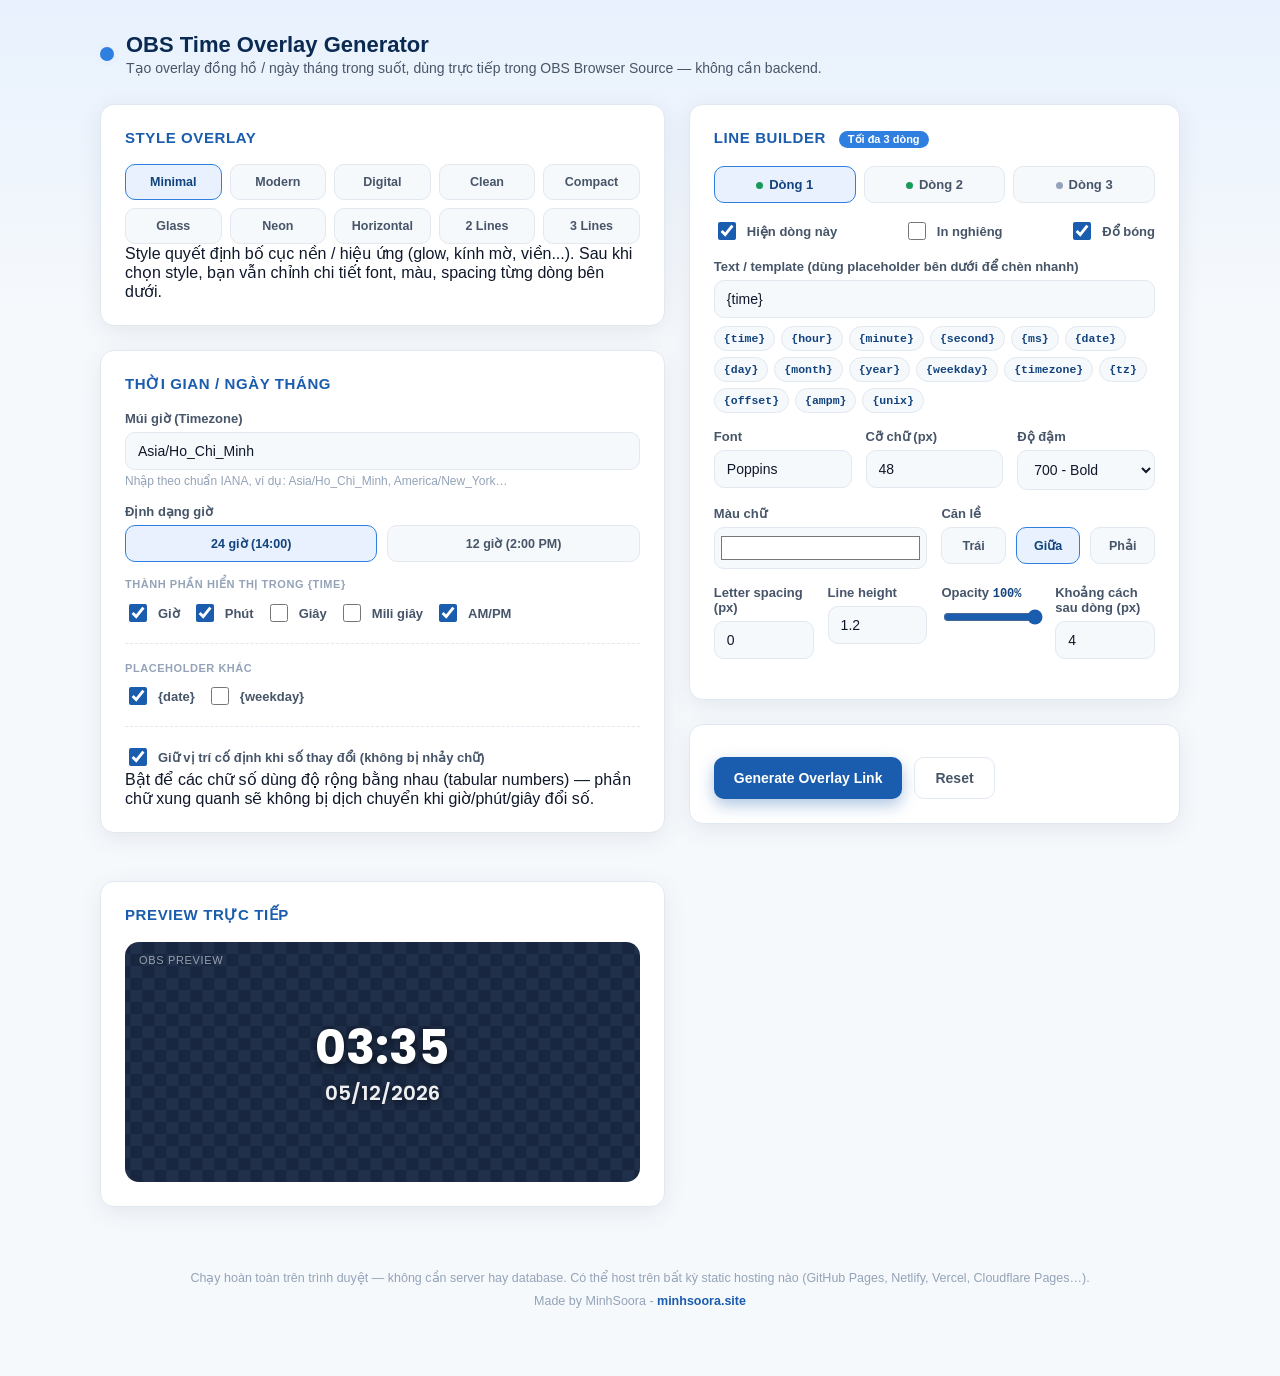
<file: index.html>
<!DOCTYPE html>
<html lang="vi">
<head>
<meta charset="UTF-8">
<meta name="viewport" content="width=device-width, initial-scale=1.0">
<title>Time Overlay Generator cho OBS</title>
<link rel="stylesheet" href="style.css">
</head>
<body class="config-page">
<div class="page-wrap">

  <div class="topbar">
    <div class="logo-dot"></div>
    <div>
      <h1>OBS Time Overlay Generator</h1>
      <p>Tạo overlay đồng hồ / ngày tháng trong suốt, dùng trực tiếp trong OBS Browser Source — không cần backend.</p>
    </div>
  </div>

  <div class="layout-grid">

    <!-- ============ LEFT: CONFIG FORM ============ -->
    <div>

      <div class="card">
        <h2>Style overlay</h2>
        <div class="style-choice" id="style-choice">
          <button type="button" class="choice-btn active" data-style="minimal">Minimal</button>
          <button type="button" class="choice-btn" data-style="modern">Modern</button>
          <button type="button" class="choice-btn" data-style="digital">Digital</button>
          <button type="button" class="choice-btn" data-style="clean">Clean</button>
          <button type="button" class="choice-btn" data-style="compact">Compact</button>
          <button type="button" class="choice-btn" data-style="glass">Glass</button>
          <button type="button" class="choice-btn" data-style="neon">Neon</button>
          <button type="button" class="choice-btn" data-style="horizontal">Horizontal</button>
          <button type="button" class="choice-btn" data-style="2lines">2 Lines</button>
          <button type="button" class="choice-btn" data-style="3lines">3 Lines</button>
        </div>
        <div class="hint">Style quyết định bố cục nền / hiệu ứng (glow, kính mờ, viền...). Sau khi chọn style, bạn vẫn chỉnh chi tiết font, màu, spacing từng dòng bên dưới.</div>
      </div>

      <div class="card">
        <h2>Thời gian / Ngày tháng</h2>

        <div class="field" id="field-timezone">
          <label for="input-timezone">Múi giờ (Timezone)</label>
          <input type="text" id="input-timezone" list="tz-list" value="Asia/Ho_Chi_Minh" autocomplete="off">
          <datalist id="tz-list">
            <option value="Asia/Ho_Chi_Minh">
            <option value="Asia/Bangkok">
            <option value="Asia/Singapore">
            <option value="Asia/Tokyo">
            <option value="Asia/Shanghai">
            <option value="Asia/Seoul">
            <option value="Asia/Kolkata">
            <option value="Asia/Dubai">
            <option value="Europe/London">
            <option value="Europe/Paris">
            <option value="Europe/Berlin">
            <option value="America/New_York">
            <option value="America/Los_Angeles">
            <option value="America/Chicago">
            <option value="Australia/Sydney">
            <option value="Pacific/Auckland">
            <option value="UTC">
          </datalist>
          <div class="error-msg">Múi giờ không hợp lệ. Ví dụ đúng: Asia/Ho_Chi_Minh</div>
          <div class="hint">Nhập theo chuẩn IANA, ví dụ: Asia/Ho_Chi_Minh, America/New_York…</div>
        </div>

        <div class="field">
          <label>Định dạng giờ</label>
          <div class="format-choice" id="tf-choice">
            <button type="button" class="choice-btn active" data-tf="24h">24 giờ (14:00)</button>
            <button type="button" class="choice-btn" data-tf="12h">12 giờ (2:00 PM)</button>
          </div>
        </div>

        <p class="mini-label">Thành phần hiển thị trong {time}</p>
        <div class="toggles-row">
          <label class="switch"><input type="checkbox" id="toggle-h" checked> Giờ</label>
          <label class="switch"><input type="checkbox" id="toggle-min" checked> Phút</label>
          <label class="switch"><input type="checkbox" id="toggle-sec"> Giây</label>
          <label class="switch"><input type="checkbox" id="toggle-ms"> Mili giây</label>
          <label class="switch"><input type="checkbox" id="toggle-ampm" checked> AM/PM</label>
        </div>

        <hr class="section-divider">

        <p class="mini-label">Placeholder khác</p>
        <div class="toggles-row">
          <label class="switch"><input type="checkbox" id="toggle-date" checked> {date}</label>
          <label class="switch"><input type="checkbox" id="toggle-wd"> {weekday}</label>
        </div>

        <hr class="section-divider">

        <label class="switch">
          <input type="checkbox" id="toggle-stable" checked>
          Giữ vị trí cố định khi số thay đổi (không bị nhảy chữ)
        </label>
        <div class="hint">Bật để các chữ số dùng độ rộng bằng nhau (tabular numbers) — phần chữ xung quanh sẽ không bị dịch chuyển khi giờ/phút/giây đổi số.</div>
      </div>

    </div>

    <!-- ============ MIDDLE: LINE BUILDER ============ -->
    <div>
      <div class="card">
        <h2>Line Builder <span class="badge">Tối đa 3 dòng</span></h2>

        <div class="line-tabs" id="line-tabs">
          <button type="button" class="line-tab active on" data-line="0"><span class="dot"></span>Dòng 1</button>
          <button type="button" class="line-tab on" data-line="1"><span class="dot"></span>Dòng 2</button>
          <button type="button" class="line-tab" data-line="2"><span class="dot"></span>Dòng 3</button>
        </div>

        <div id="line-panels"></div>
      </div>

      <div class="card">
        <div class="buttons-row">
          <button class="btn btn-primary" id="btn-generate">Generate Overlay Link</button>
          <button class="btn btn-ghost" id="btn-reset">Reset</button>
        </div>

        <div class="result-box" id="result-box" style="display:none;">
          <label>URL Overlay của bạn <span class="badge">Dán vào OBS</span></label>
          <div class="url-output">
            <input type="text" id="output-url" readonly>
            <button class="btn btn-secondary" id="btn-copy">Copy</button>
          </div>
          <div class="copy-feedback" id="copy-feedback">Đã copy vào clipboard!</div>

          <div class="instructions">
            <strong>Cách thêm vào OBS:</strong>
            <ol>
              <li>Trong OBS, ở mục <strong>Sources</strong>, bấm <strong>+</strong> → chọn <strong>Browser Source</strong>.</li>
              <li>Dán URL overlay ở trên vào ô <strong>URL</strong>.</li>
              <li>Đặt <strong>Width</strong> / <strong>Height</strong> phù hợp (VD: 800×200), tick <strong>Shutdown source when not visible</strong> tùy ý.</li>
              <li>Bấm OK — nền overlay sẽ trong suốt và hiển thị đè lên video của bạn.</li>
            </ol>
          </div>
        </div>
      </div>
    </div>

    <!-- ============ RIGHT: PREVIEW ============ -->
    <div class="sticky-col">
      <div class="card">
        <h2>Preview trực tiếp</h2>
        <div class="preview-panel">
          <span class="preview-tag">OBS Preview</span>
          <div id="overlay-root" class="overlay-stage style-minimal">
            <span id="line1" class="ov-line"></span>
            <span id="line2" class="ov-line"></span>
            <span id="line3" class="ov-line"></span>
          </div>
        </div>
      </div>
    </div>

  </div>

  <footer class="note">
    Chạy hoàn toàn trên trình duyệt — không cần server hay database. Có thể host trên bất kỳ static hosting nào (GitHub Pages, Netlify, Vercel, Cloudflare Pages…).<br>
    Made by MinhSoora - <a href="https://minhsoora.site" target="_blank" rel="noopener">minhsoora.site</a>
  </footer>
</div>

<script src="script.js"></script>
<script>
(function () {
  /* ---- Working state (deep clone of defaults) ---- */
  let state = cloneDefaultConfig();
  let activeLine = 0;
  let tickTimer = null;

  const previewEls = {
    root: document.getElementById("overlay-root"),
    line1: document.getElementById("line1"),
    line2: document.getElementById("line2"),
    line3: document.getElementById("line3")
  };

  /* ---- Timezone field ---- */
  const tzInput = document.getElementById("input-timezone");
  const tzField = document.getElementById("field-timezone");

  function validateTimezone() {
    const ok = isValidTimezone(tzInput.value.trim());
    tzField.classList.toggle("invalid", !ok);
    return ok;
  }

  tzInput.addEventListener("input", () => {
    validateTimezone();
    state.tz = tzInput.value.trim() || DEFAULT_CONFIG.tz;
    updatePreview();
  });

  /* ---- Style choice ---- */
  document.querySelectorAll("#style-choice .choice-btn").forEach(btn => {
    btn.addEventListener("click", () => {
      document.querySelectorAll("#style-choice .choice-btn").forEach(b => b.classList.remove("active"));
      btn.classList.add("active");
      state.style = btn.dataset.style;
      updatePreview();
    });
  });

  /* ---- Time format choice ---- */
  document.querySelectorAll("#tf-choice .choice-btn").forEach(btn => {
    btn.addEventListener("click", () => {
      document.querySelectorAll("#tf-choice .choice-btn").forEach(b => b.classList.remove("active"));
      btn.classList.add("active");
      state.tf = btn.dataset.tf;
      updatePreview();
    });
  });

  /* ---- Global toggles ---- */
  const toggleH = document.getElementById("toggle-h");
  const toggleMin = document.getElementById("toggle-min");
  const toggleSec = document.getElementById("toggle-sec");
  const toggleMs = document.getElementById("toggle-ms");
  const toggleAmpm = document.getElementById("toggle-ampm");
  const toggleDate = document.getElementById("toggle-date");
  const toggleWd = document.getElementById("toggle-wd");
  const toggleStable = document.getElementById("toggle-stable");

  toggleH.addEventListener("change", () => { state.showH = toggleH.checked; updatePreview(); });
  toggleMin.addEventListener("change", () => { state.showMin = toggleMin.checked; updatePreview(); });
  toggleSec.addEventListener("change", () => { state.showSec = toggleSec.checked; updatePreview(); });
  toggleMs.addEventListener("change", () => { state.showMs = toggleMs.checked; updatePreview(); });
  toggleAmpm.addEventListener("change", () => { state.ampm = toggleAmpm.checked; updatePreview(); });
  toggleDate.addEventListener("change", () => { state.date = toggleDate.checked; updatePreview(); });
  toggleWd.addEventListener("change", () => { state.wd = toggleWd.checked; updatePreview(); });
  toggleStable.addEventListener("change", () => { state.stable = toggleStable.checked; updatePreview(); });

  /* ---- Line tabs ---- */
  const lineTabs = document.querySelectorAll(".line-tab");
  lineTabs.forEach(tab => {
    tab.addEventListener("click", () => {
      activeLine = Number(tab.dataset.line);
      lineTabs.forEach(t => t.classList.toggle("active", Number(t.dataset.line) === activeLine));
      document.querySelectorAll(".line-panel").forEach(p => {
        p.classList.toggle("active", Number(p.dataset.line) === activeLine);
      });
    });
  });

  function refreshLineTabDots() {
    lineTabs.forEach(tab => {
      const idx = Number(tab.dataset.line);
      tab.classList.toggle("on", !!state.lines[idx].on);
    });
  }

  /* ---- Build the 3 line-editor panels dynamically ---- */
  const linePanelsWrap = document.getElementById("line-panels");

  function buildChip(ph, index) {
    const chip = document.createElement("button");
    chip.type = "button";
    chip.className = "chip";
    chip.title = ph.hint;
    chip.textContent = ph.label;
    chip.addEventListener("click", () => {
      const input = document.getElementById(`line-content-${index}`);
      insertAtCursor(input, ph.label);
    });
    return chip;
  }

  function insertAtCursor(input, text) {
    const start = (input.selectionStart != null) ? input.selectionStart : input.value.length;
    const end = (input.selectionEnd != null) ? input.selectionEnd : input.value.length;
    input.value = input.value.slice(0, start) + text + input.value.slice(end);
    const pos = start + text.length;
    input.focus();
    input.setSelectionRange(pos, pos);
    input.dispatchEvent(new Event("input", { bubbles: true }));
  }

  function buildLinePanel(index) {
    const panel = document.createElement("div");
    panel.className = "line-panel" + (index === 0 ? " active" : "");
    panel.dataset.line = String(index);

    const line = state.lines[index];

    panel.innerHTML = `
      <div class="line-panel-head">
        <label class="switch">
          <input type="checkbox" id="line-enable-${index}" ${line.on ? "checked" : ""}>
          Hiện dòng này
        </label>
        <label class="switch">
          <input type="checkbox" id="line-italic-${index}" ${line.italic ? "checked" : ""}>
          In nghiêng
        </label>
        <label class="switch">
          <input type="checkbox" id="line-shadow-${index}" ${line.shadow ? "checked" : ""}>
          Đổ bóng
        </label>
      </div>

      <div class="field">
        <label for="line-content-${index}">Text / template (dùng placeholder bên dưới để chèn nhanh)</label>
        <input type="text" id="line-content-${index}" value="${line.txt.replace(/"/g, "&quot;")}" autocomplete="off">
        <div class="placeholder-chips" id="line-chips-${index}"></div>
      </div>

      <div class="row-3">
        <div class="field">
          <label for="line-font-${index}">Font</label>
          <input type="text" id="line-font-${index}" value="${line.font}" autocomplete="off">
        </div>
        <div class="field">
          <label for="line-size-${index}">Cỡ chữ (px)</label>
          <input type="number" id="line-size-${index}" value="${line.size}" min="8" max="300">
        </div>
        <div class="field">
          <label for="line-weight-${index}">Độ đậm</label>
          <select id="line-weight-${index}">
            <option value="300">300 - Light</option>
            <option value="400">400 - Regular</option>
            <option value="500">500 - Medium</option>
            <option value="600">600 - SemiBold</option>
            <option value="700">700 - Bold</option>
            <option value="800">800 - ExtraBold</option>
            <option value="900">900 - Black</option>
          </select>
        </div>
      </div>

      <div class="row-2">
        <div class="field">
          <label for="line-color-${index}">Màu chữ</label>
          <input type="color" id="line-color-${index}" value="${line.color}">
        </div>
        <div class="field">
          <label>Căn lề</label>
          <div class="align-choice" id="line-align-${index}">
            <button type="button" class="choice-btn" data-align="left">Trái</button>
            <button type="button" class="choice-btn" data-align="center">Giữa</button>
            <button type="button" class="choice-btn" data-align="right">Phải</button>
          </div>
        </div>
      </div>

      <div class="row-4">
        <div class="field">
          <label for="line-spacing-${index}">Letter spacing (px)</label>
          <input type="number" id="line-spacing-${index}" value="${line.spacing}" min="-10" max="50" step="0.5">
        </div>
        <div class="field">
          <label for="line-lh-${index}">Line height</label>
          <input type="number" id="line-lh-${index}" value="${line.lineHeight}" min="0.8" max="3" step="0.05">
        </div>
        <div class="field">
          <label for="line-opacity-${index}">Opacity <span class="range-value" id="line-opacity-val-${index}">${Math.round(line.opacity * 100)}%</span></label>
          <input type="range" id="line-opacity-${index}" value="${line.opacity}" min="0" max="1" step="0.01">
        </div>
        <div class="field">
          <label for="line-gap-${index}">Khoảng cách sau dòng (px)</label>
          <input type="number" id="line-gap-${index}" value="${line.gap}" min="0" max="80">
        </div>
      </div>
    `;

    linePanelsWrap.appendChild(panel);

    /* Fill placeholder chips */
    const chipsWrap = panel.querySelector(`#line-chips-${index}`);
    PLACEHOLDERS.forEach(ph => chipsWrap.appendChild(buildChip(ph, index)));

    /* Wire up controls */
    const elEnable = panel.querySelector(`#line-enable-${index}`);
    const elItalic = panel.querySelector(`#line-italic-${index}`);
    const elShadow = panel.querySelector(`#line-shadow-${index}`);
    const elContent = panel.querySelector(`#line-content-${index}`);
    const elFont = panel.querySelector(`#line-font-${index}`);
    const elSize = panel.querySelector(`#line-size-${index}`);
    const elWeight = panel.querySelector(`#line-weight-${index}`);
    const elColor = panel.querySelector(`#line-color-${index}`);
    const elSpacing = panel.querySelector(`#line-spacing-${index}`);
    const elLh = panel.querySelector(`#line-lh-${index}`);
    const elOpacity = panel.querySelector(`#line-opacity-${index}`);
    const elOpacityVal = panel.querySelector(`#line-opacity-val-${index}`);
    const elGap = panel.querySelector(`#line-gap-${index}`);
    const alignBtns = panel.querySelectorAll(`#line-align-${index} .choice-btn`);

    elWeight.value = String(line.weight);
    alignBtns.forEach(b => b.classList.toggle("active", b.dataset.align === line.align));

    elEnable.addEventListener("change", () => {
      state.lines[index].on = elEnable.checked;
      refreshLineTabDots();
      updatePreview();
    });
    elItalic.addEventListener("change", () => {
      state.lines[index].italic = elItalic.checked;
      updatePreview();
    });
    elShadow.addEventListener("change", () => {
      state.lines[index].shadow = elShadow.checked;
      updatePreview();
    });
    elContent.addEventListener("input", () => {
      state.lines[index].txt = elContent.value;
      updatePreview();
    });
    elFont.addEventListener("input", () => {
      state.lines[index].font = elFont.value.trim() || DEFAULT_CONFIG.lines[index].font;
      updatePreview();
    });
    elSize.addEventListener("input", () => {
      state.lines[index].size = clampNumber(elSize.value, 8, 300, DEFAULT_CONFIG.lines[index].size);
      updatePreview();
    });
    elWeight.addEventListener("change", () => {
      state.lines[index].weight = Number(elWeight.value);
      updatePreview();
    });
    elColor.addEventListener("input", () => {
      state.lines[index].color = elColor.value;
      updatePreview();
    });
    elSpacing.addEventListener("input", () => {
      state.lines[index].spacing = clampNumber(elSpacing.value, -10, 50, DEFAULT_CONFIG.lines[index].spacing);
      updatePreview();
    });
    elLh.addEventListener("input", () => {
      state.lines[index].lineHeight = clampNumber(elLh.value, 0.8, 3, DEFAULT_CONFIG.lines[index].lineHeight);
      updatePreview();
    });
    elOpacity.addEventListener("input", () => {
      state.lines[index].opacity = clampNumber(elOpacity.value, 0, 1, DEFAULT_CONFIG.lines[index].opacity);
      elOpacityVal.textContent = Math.round(state.lines[index].opacity * 100) + "%";
      updatePreview();
    });
    elGap.addEventListener("input", () => {
      state.lines[index].gap = clampNumber(elGap.value, 0, 80, DEFAULT_CONFIG.lines[index].gap);
      updatePreview();
    });
    alignBtns.forEach(b => {
      b.addEventListener("click", () => {
        alignBtns.forEach(x => x.classList.remove("active"));
        b.classList.add("active");
        state.lines[index].align = b.dataset.align;
        updatePreview();
      });
    });

    return {
      elEnable, elItalic, elShadow, elContent, elFont, elSize, elWeight,
      elColor, elSpacing, elLh, elOpacity, elOpacityVal, elGap, alignBtns
    };
  }

  const linePanelRefs = [0, 1, 2].map(buildLinePanel);

  /* ---- Preview update (auto-adjusts tick speed if {ms} is used) ---- */
  function updatePreview() {
    const ok = validateTimezone();
    const cfg = ok ? state : Object.assign({}, state, { tz: DEFAULT_CONFIG.tz });
    renderOverlay(cfg, previewEls);
    scheduleTicking();
  }

  function scheduleTicking() {
    if (tickTimer) clearInterval(tickTimer);
    const interval = needsMsTicking(state) ? 50 : 1000;
    tickTimer = setInterval(updatePreview, interval);
  }

  updatePreview();
  refreshLineTabDots();

  /* ---- Generate URL ---- */
  document.getElementById("btn-generate").addEventListener("click", () => {
    if (!validateTimezone()) {
      tzInput.focus();
      return;
    }
    const url = buildOverlayURL(state, "overlay.html");
    const outputInput = document.getElementById("output-url");
    outputInput.value = url;
    document.getElementById("result-box").style.display = "block";
    document.getElementById("result-box").scrollIntoView({ behavior: "smooth", block: "nearest" });
  });

  /* ---- Copy button ---- */
  document.getElementById("btn-copy").addEventListener("click", () => {
    const outputInput = document.getElementById("output-url");
    outputInput.select();
    outputInput.setSelectionRange(0, 99999);
    navigator.clipboard.writeText(outputInput.value).then(() => {
      const fb = document.getElementById("copy-feedback");
      fb.classList.add("show");
      setTimeout(() => fb.classList.remove("show"), 1500);
    }).catch(() => {
      document.execCommand("copy");
    });
  });

  /* ---- Reset ---- */
  document.getElementById("btn-reset").addEventListener("click", () => {
    state = cloneDefaultConfig();

    tzInput.value = state.tz;
    tzField.classList.remove("invalid");

    document.querySelectorAll("#style-choice .choice-btn").forEach(b =>
      b.classList.toggle("active", b.dataset.style === state.style));
    document.querySelectorAll("#tf-choice .choice-btn").forEach(b =>
      b.classList.toggle("active", b.dataset.tf === state.tf));

    toggleH.checked = state.showH;
    toggleMin.checked = state.showMin;
    toggleSec.checked = state.showSec;
    toggleMs.checked = state.showMs;
    toggleAmpm.checked = state.ampm;
    toggleDate.checked = state.date;
    toggleWd.checked = state.wd;
    toggleStable.checked = state.stable;

    linePanelRefs.forEach((refs, index) => {
      const line = state.lines[index];
      refs.elEnable.checked = line.on;
      refs.elItalic.checked = line.italic;
      refs.elShadow.checked = line.shadow;
      refs.elContent.value = line.txt;
      refs.elFont.value = line.font;
      refs.elSize.value = line.size;
      refs.elWeight.value = String(line.weight);
      refs.elColor.value = line.color;
      refs.elSpacing.value = line.spacing;
      refs.elLh.value = line.lineHeight;
      refs.elOpacity.value = line.opacity;
      refs.elOpacityVal.textContent = Math.round(line.opacity * 100) + "%";
      refs.elGap.value = line.gap;
      refs.alignBtns.forEach(b => b.classList.toggle("active", b.dataset.align === line.align));
    });

    refreshLineTabDots();
    document.getElementById("result-box").style.display = "none";
    updatePreview();
  });
})();
</script>
</body>
</html>
</file>
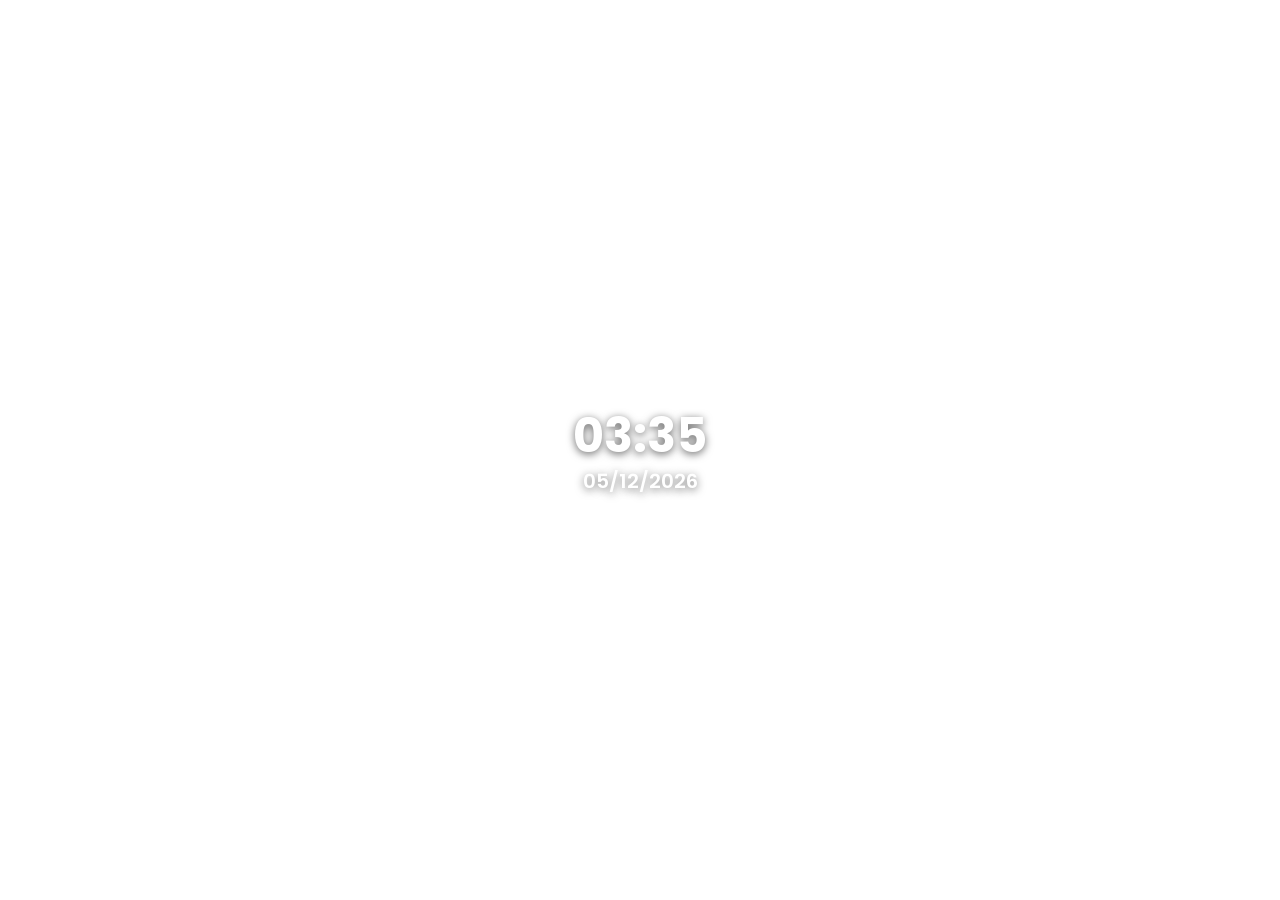
<file: overlay.html>
<!DOCTYPE html>
<html lang="vi" class="overlay-html">
<head>
<meta charset="UTF-8">
<meta name="viewport" content="width=device-width, initial-scale=1.0">
<title>Time Overlay</title>
<link rel="stylesheet" href="style.css">
<style>
  /* Extra safety so OBS always captures a transparent page even before CSS loads */
  html, body { background: transparent !important; }
</style>
</head>
<body class="overlay-page">

  <div id="overlay-root" class="overlay-stage style-minimal">
    <span id="line1" class="ov-line"></span>
    <span id="line2" class="ov-line"></span>
    <span id="line3" class="ov-line"></span>
  </div>

  <script src="script.js"></script>
  <script>
    (function () {
      const cfg = getConfigFromURL();
      let tickTimer = null;

      const els = {
        root: document.getElementById("overlay-root"),
        line1: document.getElementById("line1"),
        line2: document.getElementById("line2"),
        line3: document.getElementById("line3")
      };

      function tick() {
        renderOverlay(cfg, els);
      }

      function scheduleTicking() {
        if (tickTimer) clearInterval(tickTimer);
        // If any visible line uses {ms}, tick fast for a smooth counter.
        // Otherwise tick once per second, aligned to the second boundary
        // so the clock never visibly drifts.
        if (needsMsTicking(cfg)) {
          tickTimer = setInterval(tick, 50);
        } else {
          const msToNextSecond = 1000 - (Date.now() % 1000);
          setTimeout(function () {
            tick();
            tickTimer = setInterval(tick, 1000);
          }, msToNextSecond);
        }
      }

      tick();
      scheduleTicking();
    })();
  </script>
</body>
</html>
</file>
<file: style.css>
/* ==========================================================================
   OBS Time Overlay — style.css
   ========================================================================== */

:root {
  --blue-900: #0b2a52;
  --blue-700: #12437e;
  --blue-600: #1a5cad;
  --blue-500: #2f7fe0;
  --blue-100: #e8f1fd;
  --white: #ffffff;
  --gray-50: #f6f9fc;
  --gray-200: #e2e8f0;
  --gray-400: #94a3b8;
  --gray-600: #475569;
  --gray-900: #0f172a;
  --radius: 14px;
  --shadow-card: 0 6px 24px rgba(15, 40, 80, 0.08);
}

* { box-sizing: border-box; }

html, body {
  margin: 0;
  padding: 0;
}

/* ---------- Config page ---------- */
body.config-page {
  font-family: "Segoe UI", Roboto, Arial, sans-serif;
  background: linear-gradient(180deg, var(--blue-100) 0%, var(--gray-50) 320px, var(--gray-50) 100%);
  color: var(--gray-900);
  min-height: 100vh;
}

.page-wrap {
  max-width: 1120px;
  margin: 0 auto;
  padding: 32px 20px 64px;
}

.topbar {
  display: flex;
  align-items: center;
  gap: 12px;
  margin-bottom: 28px;
}

.topbar .logo-dot {
  width: 14px;
  height: 14px;
  border-radius: 50%;
  background: var(--blue-500);
  box-shadow: 0 0 0 5px var(--blue-100);
}

.topbar h1 {
  font-size: 22px;
  margin: 0;
  color: var(--blue-900);
  font-weight: 700;
}

.topbar p {
  margin: 2px 0 0;
  color: var(--gray-600);
  font-size: 14px;
}

.layout-grid {
  display: grid;
  grid-template-columns: 1.15fr 1fr;
  gap: 24px;
  align-items: start;
}

@media (max-width: 900px) {
  .layout-grid { grid-template-columns: 1fr; }
}

.sticky-col {
  position: sticky;
  top: 20px;
}

@media (max-width: 900px) {
  .sticky-col { position: static; }
}

.card {
  background: var(--white);
  border-radius: var(--radius);
  padding: 24px;
  box-shadow: var(--shadow-card);
  border: 1px solid var(--gray-200);
  margin-bottom: 24px;
}

.card h2 {
  font-size: 15px;
  text-transform: uppercase;
  letter-spacing: 0.04em;
  color: var(--blue-600);
  margin: 0 0 18px;
  font-weight: 700;
}

.card h2 .badge { text-transform: none; letter-spacing: 0; }

.field {
  margin-bottom: 16px;
}

.field label {
  display: block;
  font-size: 13px;
  font-weight: 600;
  color: var(--gray-600);
  margin-bottom: 6px;
}

.field .hint {
  font-size: 12px;
  color: var(--gray-400);
  margin-top: 4px;
}

.field .hint code {
  background: var(--gray-100, #eef2f7);
  padding: 1px 5px;
  border-radius: 4px;
  font-family: "SFMono-Regular", Consolas, monospace;
}

.field input[type="text"],
.field input[type="number"],
.field select,
.field input[type="color"] {
  width: 100%;
  padding: 10px 12px;
  border-radius: 10px;
  border: 1.5px solid var(--gray-200);
  font-size: 14px;
  background: var(--gray-50);
  color: var(--gray-900);
  outline: none;
  transition: border-color .15s ease, background .15s ease;
  font-family: inherit;
}

.field input[type="color"] {
  padding: 4px;
  height: 42px;
  cursor: pointer;
}

.field input[type="range"] {
  width: 100%;
  accent-color: var(--blue-600);
}

.field input:focus,
.field select:focus {
  border-color: var(--blue-500);
  background: var(--white);
}

.field.invalid input,
.field.invalid select {
  border-color: #d0392f;
  background: #fdeeed;
}

.field .error-msg {
  display: none;
  color: #d0392f;
  font-size: 12px;
  margin-top: 4px;
}
.field.invalid .error-msg { display: block; }

.row-2 {
  display: grid;
  grid-template-columns: 1fr 1fr;
  gap: 14px;
}

.row-3 {
  display: grid;
  grid-template-columns: 1fr 1fr 1fr;
  gap: 14px;
}

.row-4 {
  display: grid;
  grid-template-columns: 1fr 1fr 1fr 1fr;
  gap: 14px;
}

@media (max-width: 560px) {
  .row-2, .row-3, .row-4 { grid-template-columns: 1fr 1fr; }
}

.layout-choice, .format-choice, .align-choice {
  display: grid;
  grid-template-columns: repeat(2, 1fr);
  gap: 10px;
}

.style-choice {
  display: grid;
  grid-template-columns: repeat(5, 1fr);
  gap: 8px;
}

.align-choice { grid-template-columns: repeat(3, 1fr); }

@media (max-width: 640px) {
  .style-choice { grid-template-columns: repeat(3, 1fr); }
}
@media (max-width: 420px) {
  .format-choice { grid-template-columns: 1fr; }
  .style-choice { grid-template-columns: repeat(2, 1fr); }
}

.choice-btn {
  border: 1.5px solid var(--gray-200);
  background: var(--gray-50);
  border-radius: 10px;
  padding: 10px 8px;
  cursor: pointer;
  font-size: 12.5px;
  font-weight: 600;
  color: var(--gray-600);
  text-align: center;
  transition: all .15s ease;
}

.choice-btn:hover { border-color: var(--blue-500); }

.choice-btn.active {
  border-color: var(--blue-500);
  background: var(--blue-100);
  color: var(--blue-700);
}

.buttons-row {
  display: flex;
  gap: 12px;
  margin-top: 8px;
  flex-wrap: wrap;
}

.btn {
  border: none;
  border-radius: 10px;
  padding: 12px 20px;
  font-size: 14px;
  font-weight: 700;
  cursor: pointer;
  transition: transform .1s ease, box-shadow .15s ease, background .15s ease;
}

.btn:active { transform: translateY(1px); }

.btn-primary {
  background: var(--blue-600);
  color: var(--white);
  box-shadow: 0 6px 16px rgba(26, 92, 173, 0.35);
}
.btn-primary:hover { background: var(--blue-700); }

.btn-secondary {
  background: var(--white);
  color: var(--blue-700);
  border: 1.5px solid var(--blue-500);
}
.btn-secondary:hover { background: var(--blue-100); }

.btn-ghost {
  background: transparent;
  color: var(--gray-600);
  border: 1.5px solid var(--gray-200);
}
.btn-ghost:hover { border-color: var(--gray-400); }

/* Preview panel — simulates a dark video background */
.preview-panel {
  border-radius: var(--radius);
  background:
    repeating-conic-gradient(#20304a 0% 25%, #182640 0% 50%) 50% / 24px 24px,
    linear-gradient(135deg, #14203a, #0b1526);
  min-height: 240px;
  display: flex;
  align-items: center;
  justify-content: center;
  padding: 24px;
  position: relative;
  overflow: hidden;
}

.preview-panel .preview-tag {
  position: absolute;
  top: 12px;
  left: 14px;
  font-size: 11px;
  letter-spacing: 0.06em;
  text-transform: uppercase;
  color: rgba(255,255,255,0.55);
  font-family: "Segoe UI", Roboto, Arial, sans-serif;
}

.result-box {
  margin-top: 4px;
}

.url-output {
  display: flex;
  gap: 8px;
  margin-top: 10px;
}

.url-output input {
  flex: 1;
  padding: 12px;
  border-radius: 10px;
  border: 1.5px solid var(--gray-200);
  font-size: 13px;
  background: var(--gray-50);
  font-family: "SFMono-Regular", Consolas, monospace;
  color: var(--blue-900);
}

.instructions {
  margin-top: 18px;
  background: var(--blue-100);
  border-radius: 10px;
  padding: 16px 18px;
  font-size: 13.5px;
  color: var(--blue-900);
  line-height: 1.6;
}

.instructions ol { margin: 6px 0 0 18px; padding: 0; }
.instructions strong { color: var(--blue-700); }

.badge {
  display: inline-block;
  background: var(--blue-500);
  color: var(--white);
  font-size: 11px;
  font-weight: 700;
  border-radius: 999px;
  padding: 2px 9px;
  margin-left: 8px;
}

.copy-feedback {
  font-size: 12px;
  color: #1a9a5a;
  font-weight: 600;
  margin-top: 6px;
  opacity: 0;
  transition: opacity .2s ease;
}
.copy-feedback.show { opacity: 1; }

footer.note {
  text-align: center;
  margin-top: 36px;
  color: var(--gray-400);
  font-size: 12.5px;
  line-height: 1.8;
}

footer.note a {
  color: var(--blue-600);
  text-decoration: none;
  font-weight: 600;
}
footer.note a:hover { text-decoration: underline; }

/* ---------- Line editor (tabs + panels) ---------- */
.line-tabs {
  display: flex;
  gap: 8px;
  margin-bottom: 16px;
}

.line-tab {
  flex: 1;
  position: relative;
  border: 1.5px solid var(--gray-200);
  background: var(--gray-50);
  border-radius: 10px;
  padding: 10px 8px;
  cursor: pointer;
  font-size: 13px;
  font-weight: 700;
  color: var(--gray-600);
  transition: all .15s ease;
}

.line-tab:hover { border-color: var(--blue-500); }

.line-tab.active {
  border-color: var(--blue-500);
  background: var(--blue-100);
  color: var(--blue-700);
}

.line-tab .dot {
  display: inline-block;
  width: 7px;
  height: 7px;
  border-radius: 50%;
  background: var(--gray-400);
  margin-right: 6px;
}

.line-tab.on .dot { background: #1a9a5a; }

.line-panel { display: none; }
.line-panel.active { display: block; }

.line-panel-head {
  display: flex;
  align-items: center;
  justify-content: space-between;
  margin-bottom: 16px;
  flex-wrap: wrap;
  gap: 10px;
}

.switch {
  display: inline-flex;
  align-items: center;
  gap: 8px;
  cursor: pointer;
  font-size: 13px;
  font-weight: 600;
  color: var(--gray-600);
  user-select: none;
}

.switch input[type="checkbox"] {
  width: 18px;
  height: 18px;
  accent-color: var(--blue-600);
  cursor: pointer;
}

.placeholder-chips {
  display: flex;
  flex-wrap: wrap;
  gap: 6px;
  margin-top: 8px;
}

.chip {
  border: 1.5px solid var(--gray-200);
  background: var(--gray-50);
  color: var(--blue-700);
  font-family: "SFMono-Regular", Consolas, monospace;
  font-size: 11.5px;
  font-weight: 600;
  padding: 5px 9px;
  border-radius: 999px;
  cursor: pointer;
  transition: all .15s ease;
}

.chip:hover {
  border-color: var(--blue-500);
  background: var(--blue-100);
}

.toggles-row {
  display: flex;
  flex-wrap: wrap;
  gap: 12px;
  margin-top: 4px;
}

.section-divider {
  border: none;
  border-top: 1px dashed var(--gray-200);
  margin: 18px 0;
}

.mini-label {
  font-size: 11px;
  text-transform: uppercase;
  letter-spacing: 0.05em;
  color: var(--gray-400);
  font-weight: 700;
  margin: 0 0 10px;
}

.range-value {
  font-family: "SFMono-Regular", Consolas, monospace;
  font-size: 12px;
  color: var(--blue-700);
  font-weight: 700;
}

/* ==========================================================================
   Overlay renderer (shared between preview box and overlay.html)
   ========================================================================== */
.overlay-stage {
  display: flex;
  flex-direction: column;
  align-items: center;
  justify-content: center;
  white-space: nowrap;
}

.overlay-stage .ov-line {
  display: none;
}

/* Minimal — clean, no decoration */
.overlay-stage.style-minimal { }

/* Modern — soft dark pill container */
.overlay-stage.style-modern {
  background: rgba(10, 16, 30, 0.38);
  backdrop-filter: blur(6px);
  -webkit-backdrop-filter: blur(6px);
  padding: 14px 26px;
  border-radius: 16px;
  border: 1px solid rgba(255,255,255,0.12);
}

/* Digital — LCD / neon monospace look */
.overlay-stage.style-digital {
  background: rgba(4, 10, 8, 0.45);
  padding: 12px 24px;
  border-radius: 10px;
  border: 1px solid rgba(90, 255, 170, 0.25);
}
.overlay-stage.style-digital .ov-line {
  font-variant-numeric: tabular-nums;
}

/* Clean — flat, no shadow feel, thin accent underline */
.overlay-stage.style-clean {
  padding-bottom: 6px;
  border-bottom: 2px solid rgba(255,255,255,0.55);
}

/* Compact — tight, no padding, minimal footprint */
.overlay-stage.style-compact {
  padding: 2px 4px;
}

/* Glass — frosted glass card */
.overlay-stage.style-glass {
  background: rgba(255,255,255,0.10);
  backdrop-filter: blur(14px) saturate(140%);
  -webkit-backdrop-filter: blur(14px) saturate(140%);
  border: 1px solid rgba(255,255,255,0.28);
  border-radius: 18px;
  padding: 16px 28px;
  box-shadow: 0 8px 28px rgba(0,0,0,0.25);
}

/* Neon — glow box */
.overlay-stage.style-neon {
  background: rgba(8, 6, 20, 0.35);
  border: 1px solid rgba(255, 255, 255, 0.18);
  border-radius: 14px;
  padding: 14px 26px;
}

/* Horizontal — lines placed side by side */
.overlay-stage.style-horizontal {
  flex-direction: row;
  align-items: baseline;
}

/* 2 Lines — tuned spacing for a two-row layout */
.overlay-stage.style-2lines { }

/* 3 Lines — tighter spacing for a three-row layout */
.overlay-stage.style-3lines { }

/* ---------- overlay.html (transparent, OBS-ready) ---------- */
body.overlay-page {
  margin: 0;
  padding: 0;
  background: transparent;
  width: 100vw;
  height: 100vh;
  display: flex;
  align-items: center;
  justify-content: center;
  overflow: hidden;
}

html.overlay-html, body.overlay-page {
  background: transparent !important;
}
</file>
